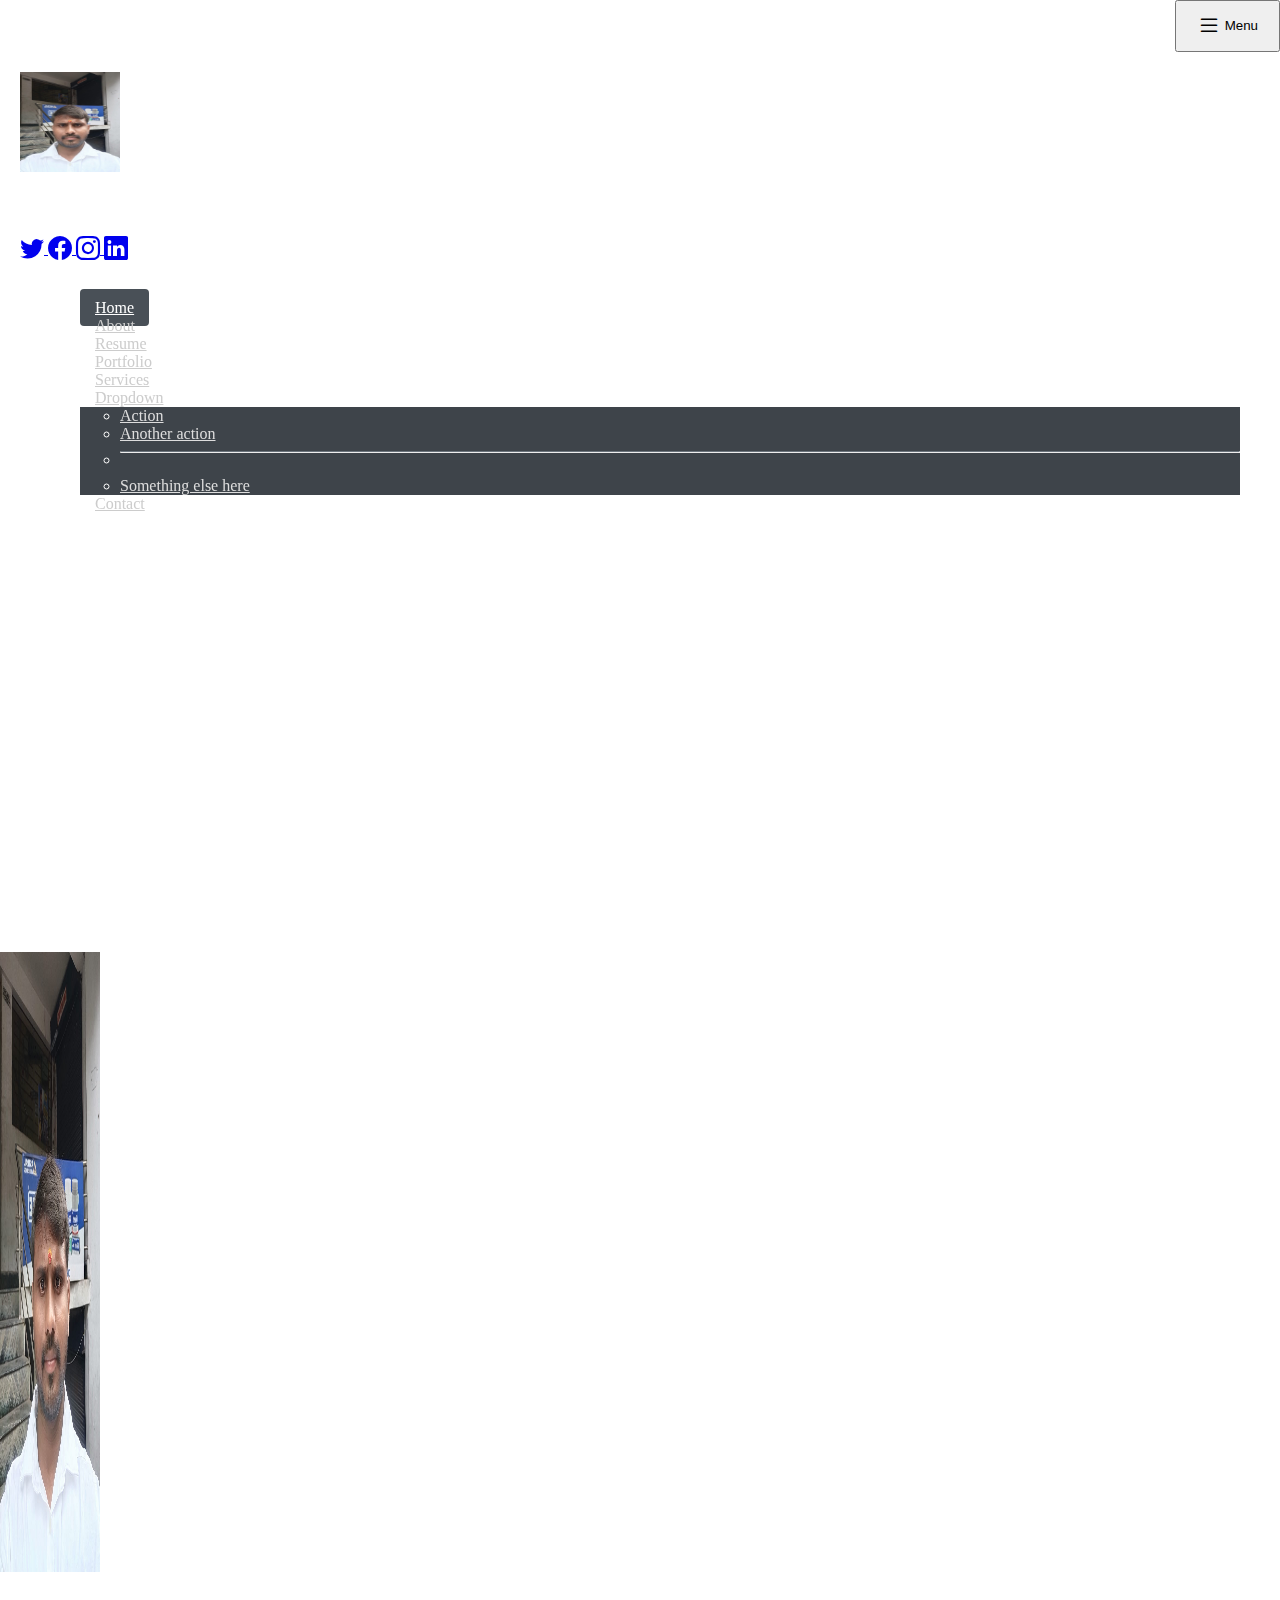
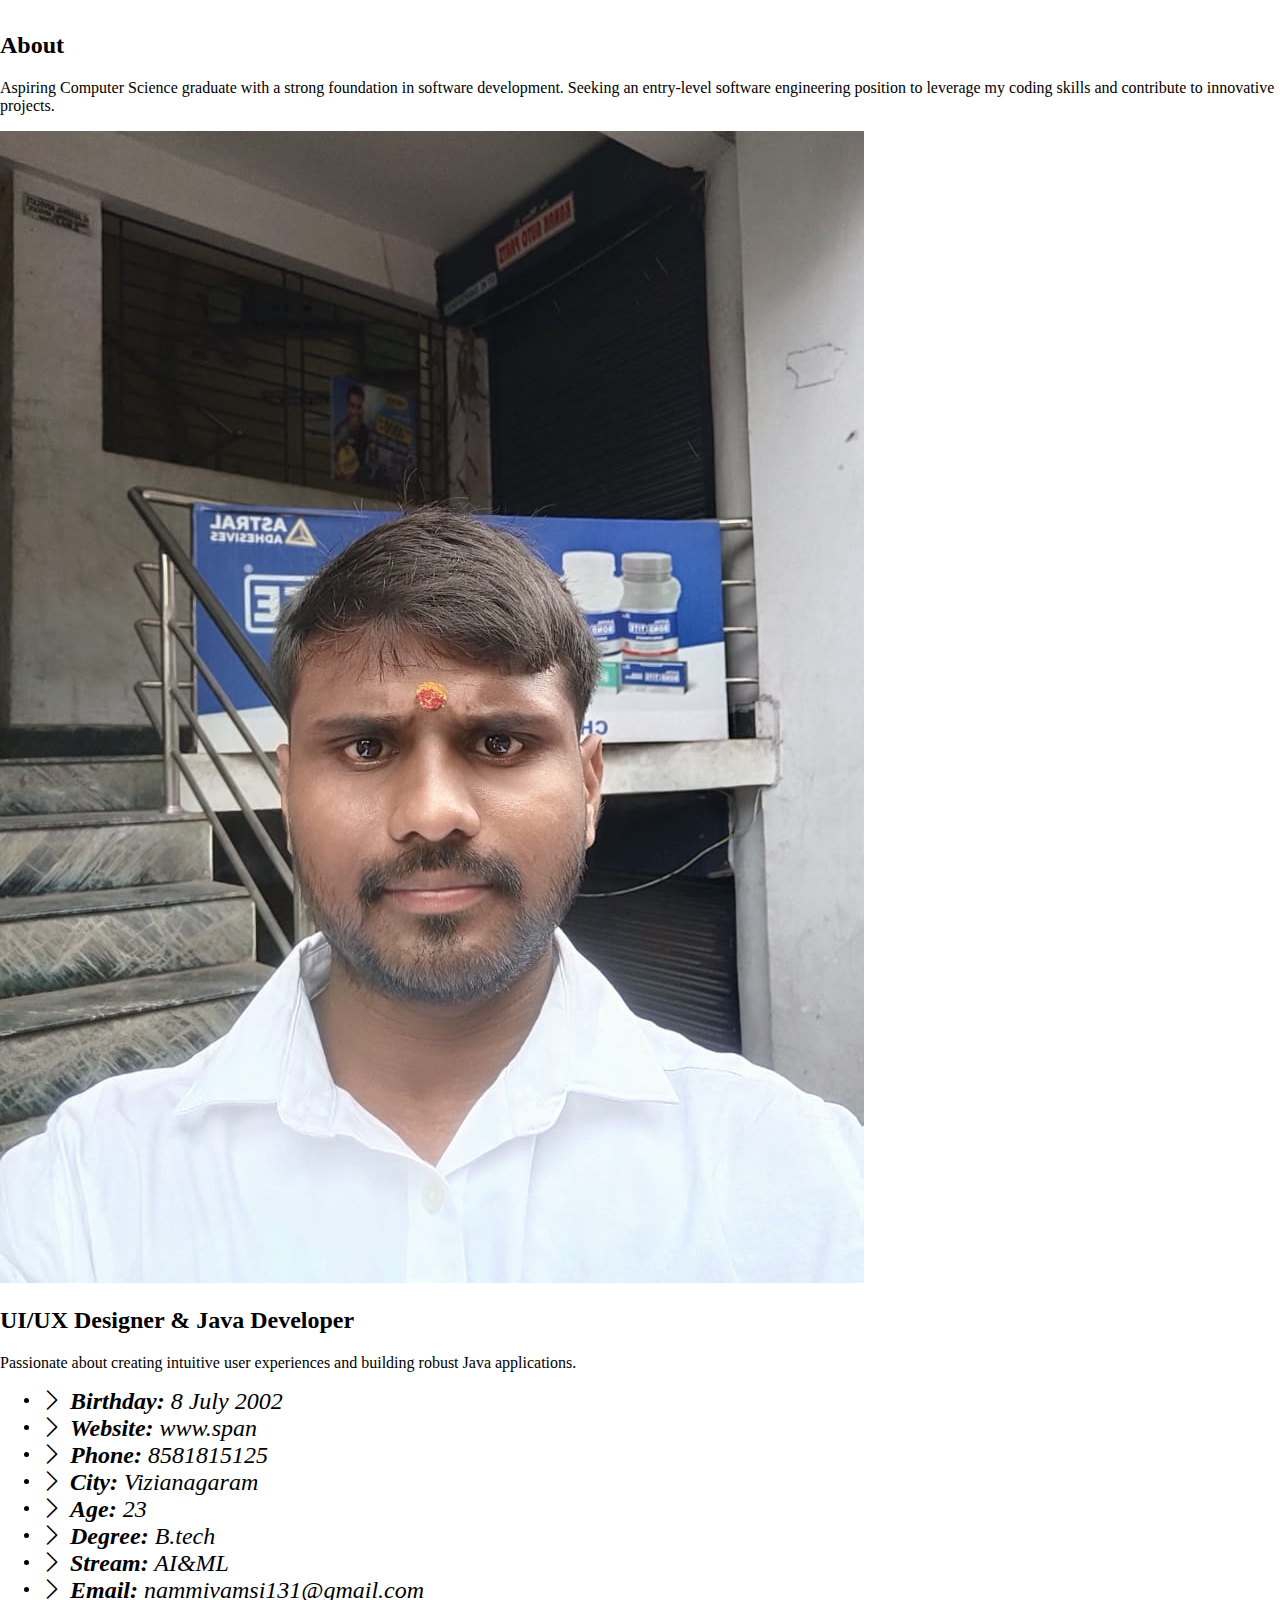
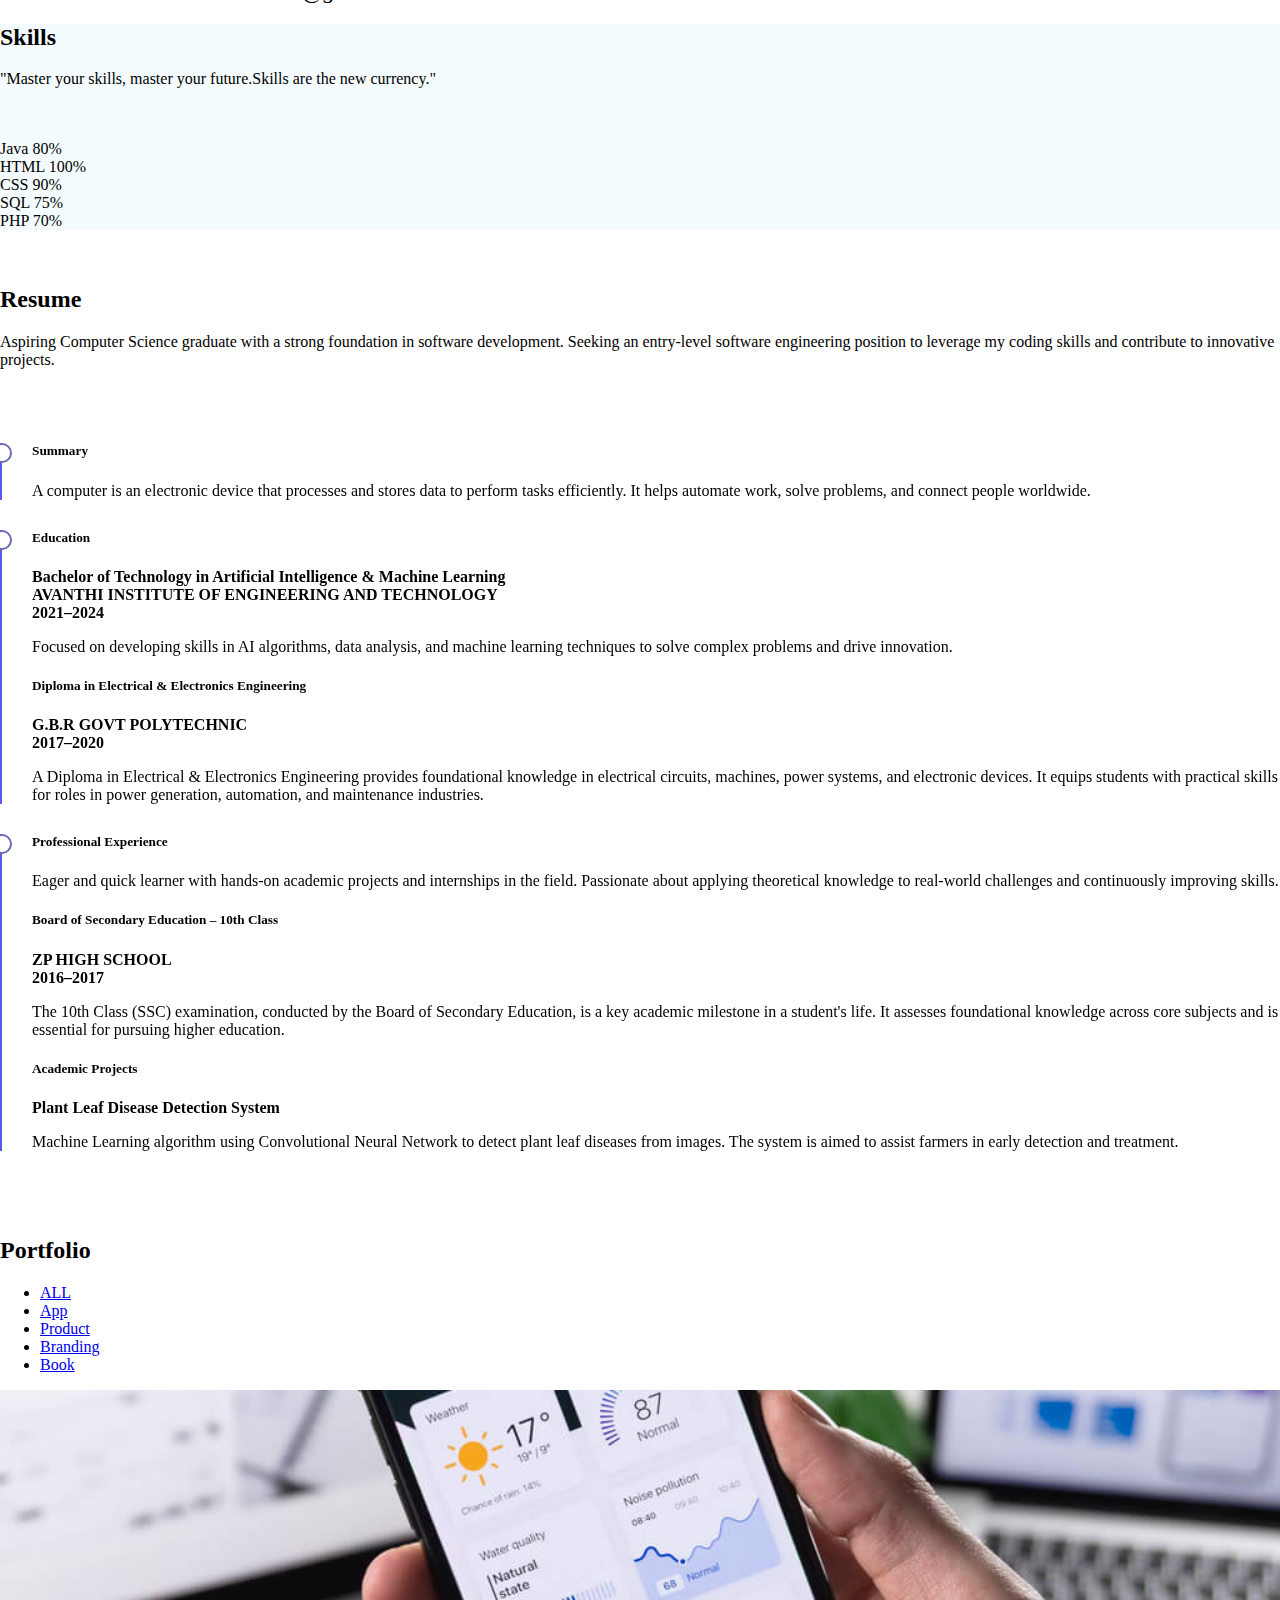
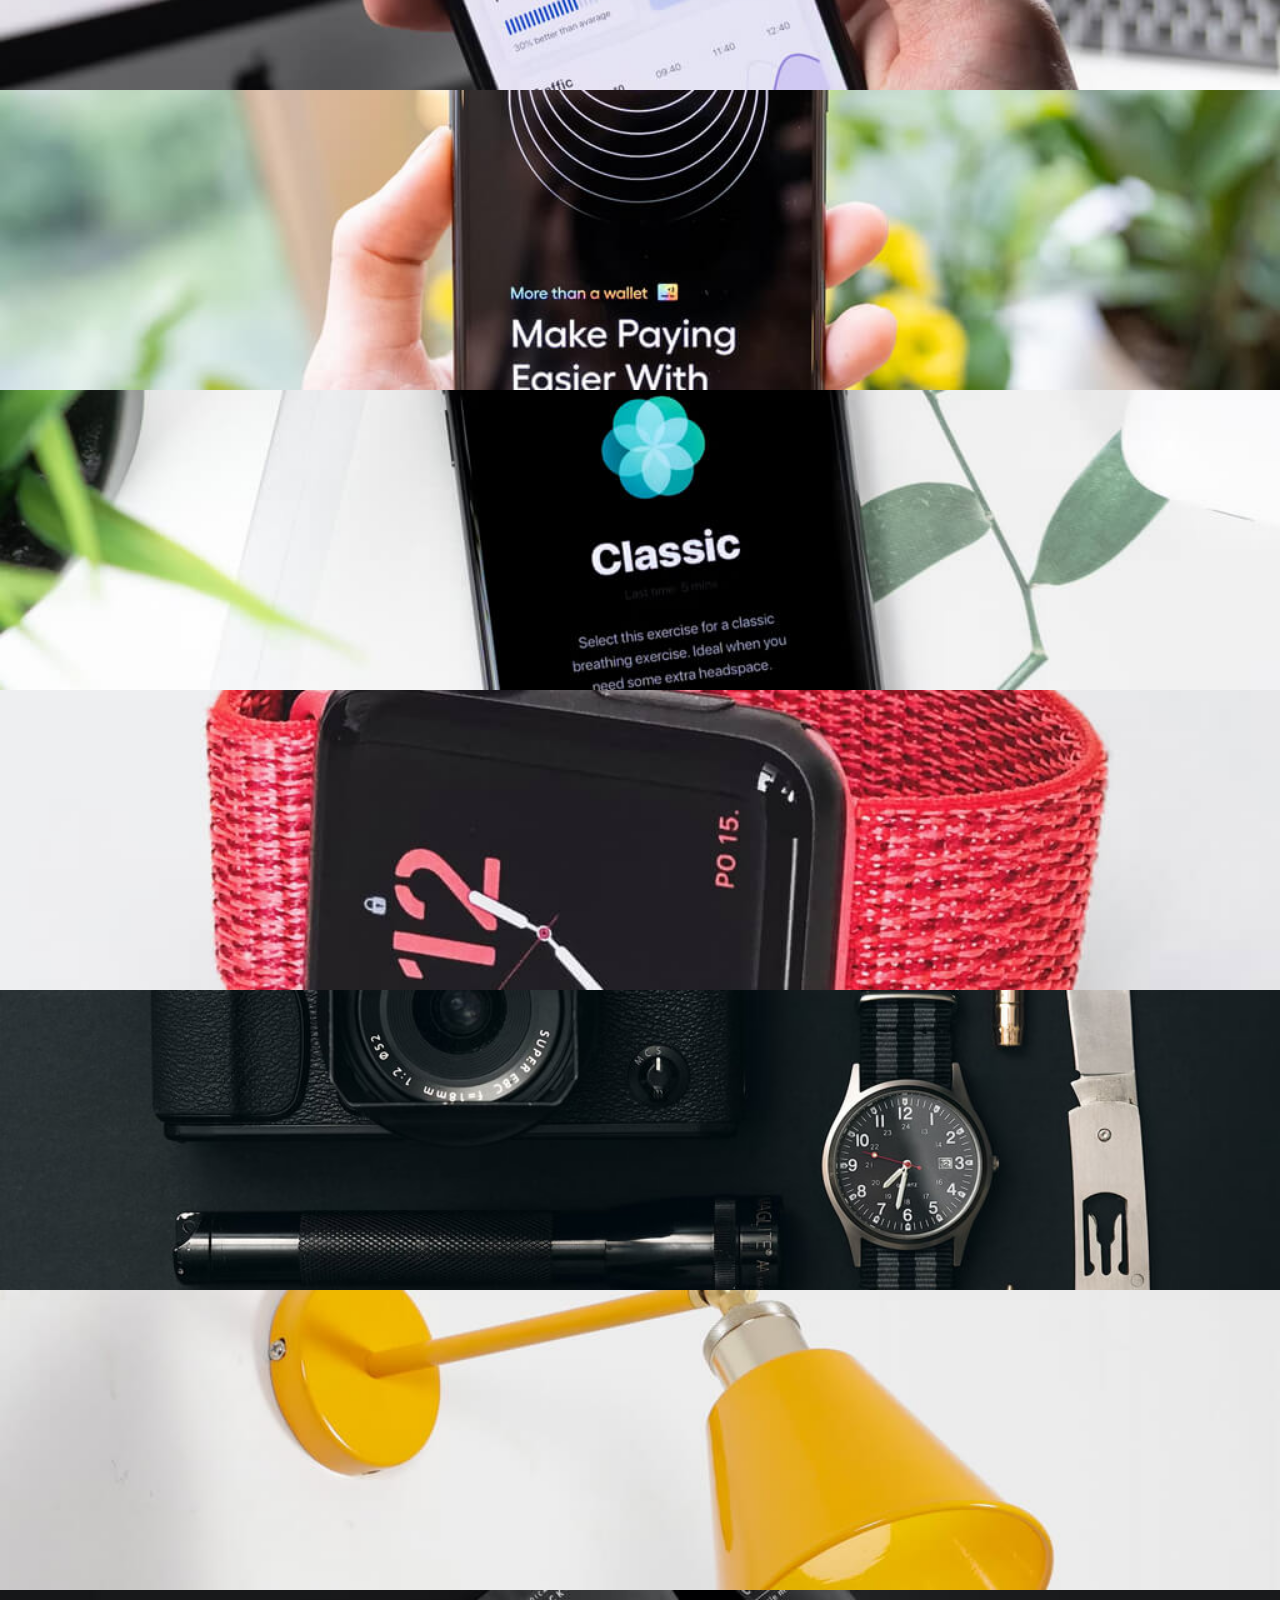
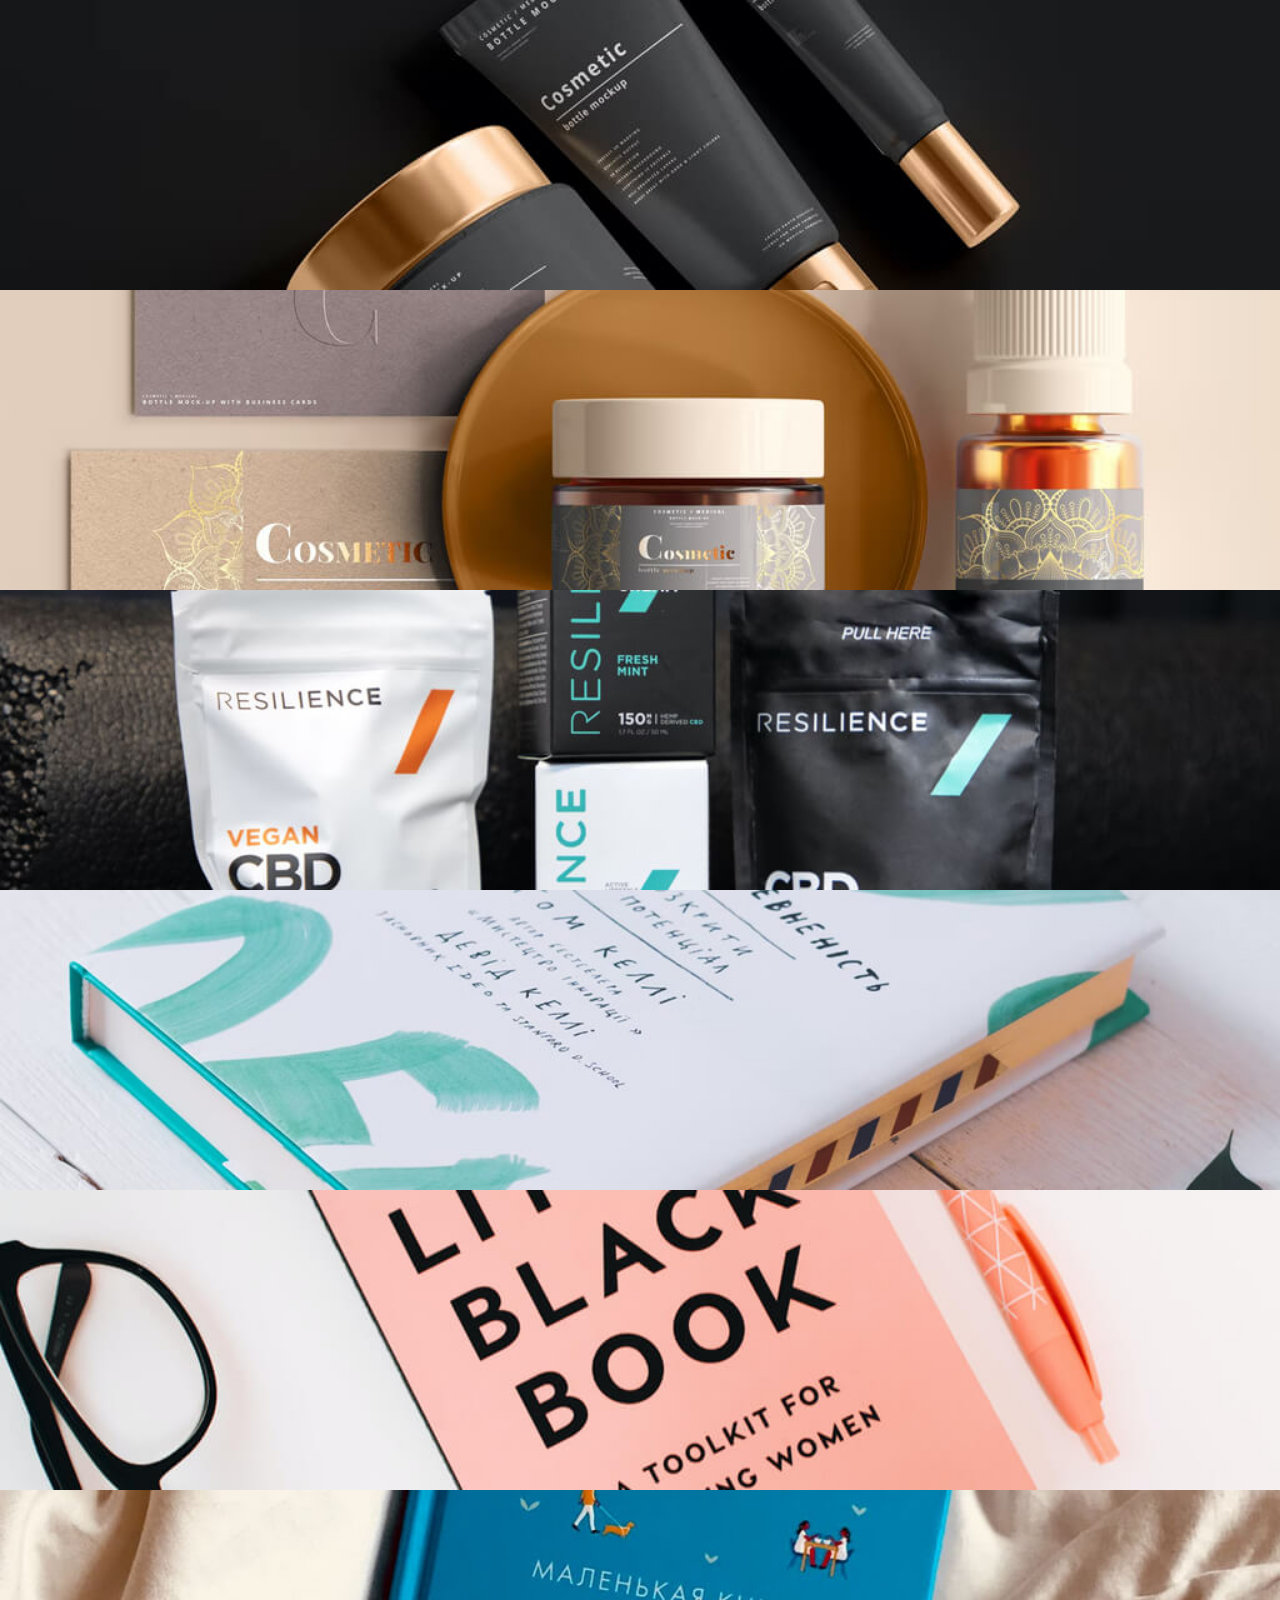
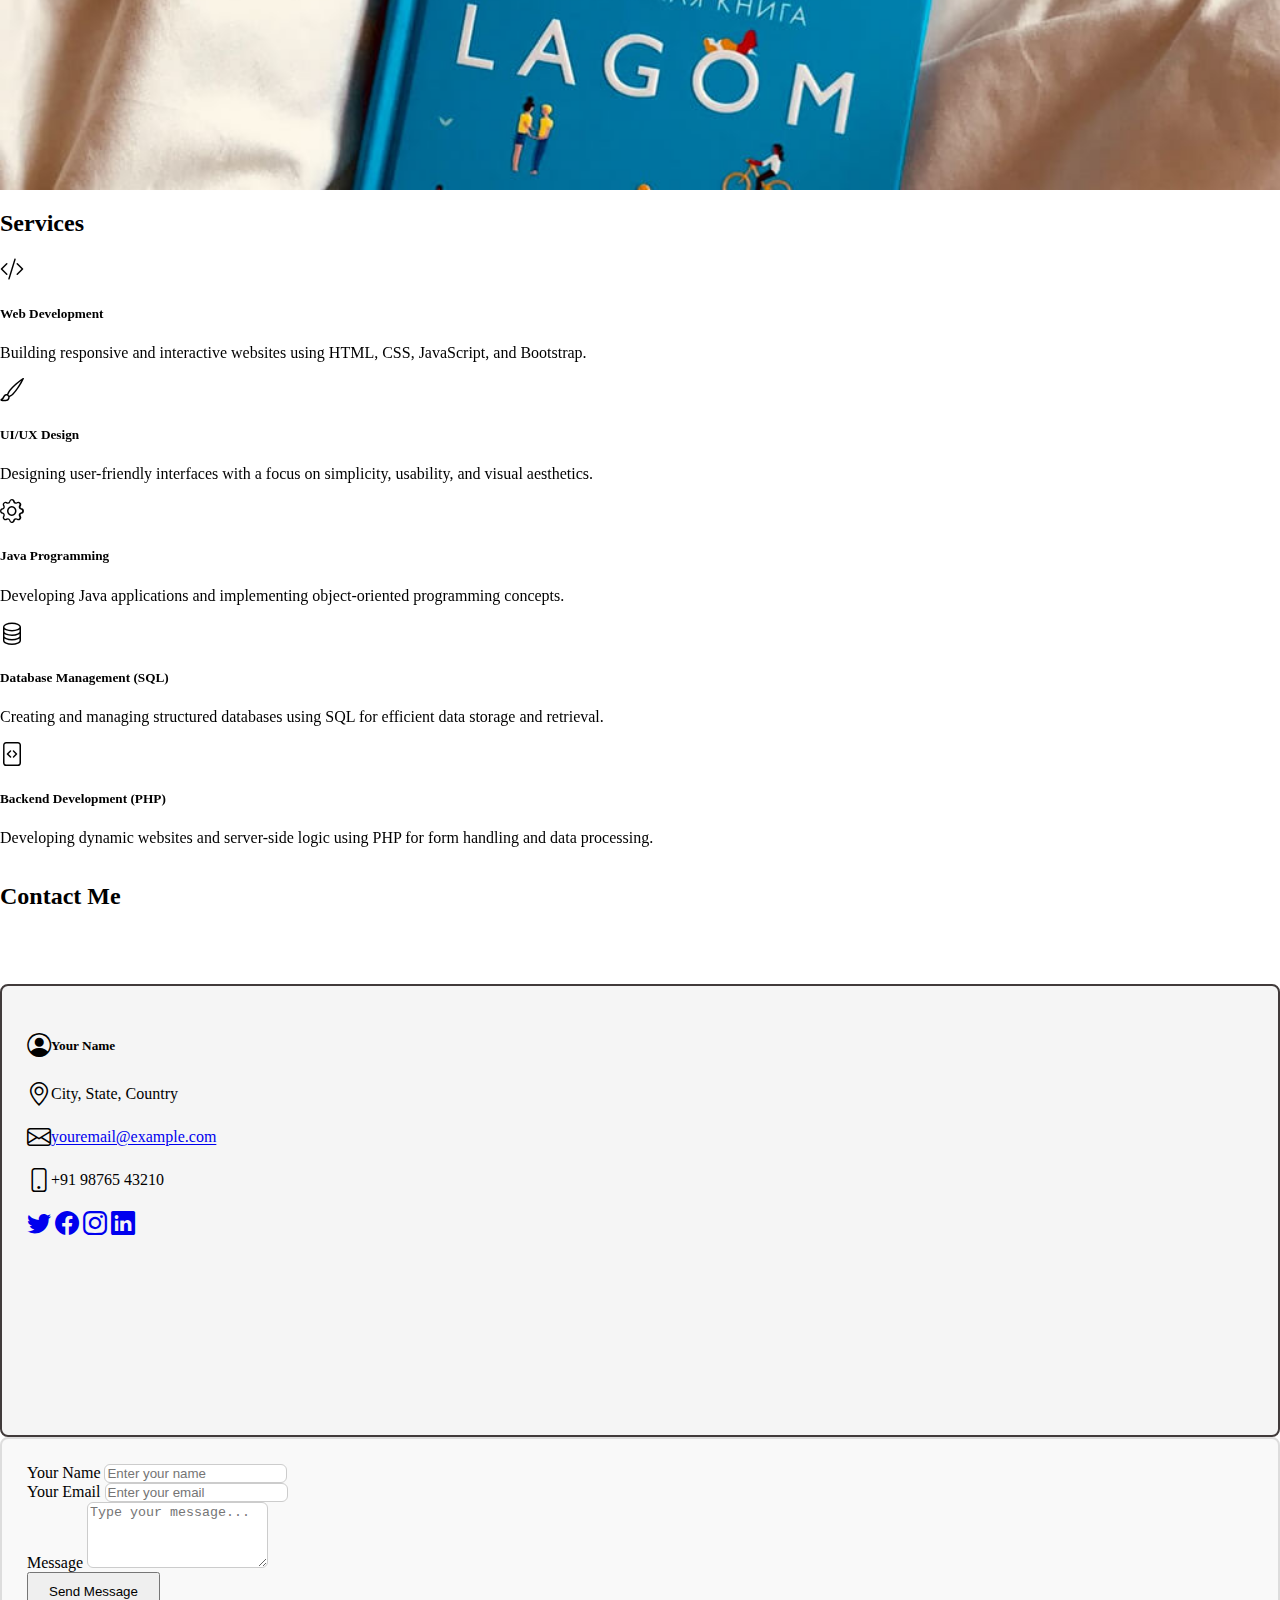
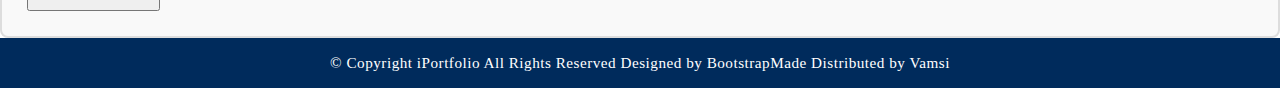
<file: index.html>
<!doctype html>
<html lang="en">

<head>
    <meta charset="utf-8">
    <meta name="viewport" content="width=device-width, initial-scale=1">
    <title>Bootstrap demo</title>
    <link href="https://cdn.jsdelivr.net/npm/bootstrap@5.3.8/dist/css/bootstrap.min.css" rel="stylesheet"
        integrity="sha384-sRIl4kxILFvY47J16cr9ZwB07vP4J8+LH7qKQnuqkuIAvNWLzeN8tE5YBujZqJLB" crossorigin="anonymous">
    <script src="https://cdn.jsdelivr.net/npm/@popperjs/core@2.11.8/dist/umd/popper.min.js"
        integrity="sha384-I7E8VVD/ismYTF4hNIPjVp/Zjvgyol6VFvRkX/vR+Vc4jQkC+hVqc2pM8ODewa9r"
        crossorigin="anonymous"></script>
    <script src="https://cdn.jsdelivr.net/npm/bootstrap@5.3.8/dist/js/bootstrap.min.js"
        integrity="sha384-G/EV+4j2dNv+tEPo3++6LCgdCROaejBqfUeNjuKAiuXbjrxilcCdDz6ZAVfHWe1Y"
        crossorigin="anonymous"></script>
    <link href="https://cdn.jsdelivr.net/npm/bootstrap-icons@1.10.5/font/bootstrap-icons.css" rel="stylesheet">

    <link rel="stylesheet" href="./aseets/css/style.css">
</head>

<body>
    <div class="container-fluid">
        <div class="row">
            <div class="col-12 col-sm-3">


                <div class="toggle-btn-container d-sm-none my-2">
                    <button class="btn btn-dark" type="button" data-bs-toggle="collapse" data-bs-target="#mobileSidebar"
                        aria-controls="mobileSidebar" aria-expanded="false" aria-label="Toggle navigation">
                        <i class="bi bi-list"></i> Menu
                    </button>
                </div>


                <div class="collapse d-sm-block sidebar bg-dark p-3 position-sticky top-0" id="mobileSidebar"
                    style="height: 100vh; overflow-y: auto; right: 0;">

                    <div class="text-center mb-3">
                        <img src="aseets/img/1.jpg" class="rounded-circle img-fluid" alt="Nammi Vamsi"
                            style="width: 100px; height: 100px;" />
                        <h5 class="mt-2 text-white">Nammi Vamsi</h5>


                        <div class="social-links text-center">
                            <a href="https://twitter.com/" target="_blank" class="mx-2 text-light">
                                <i class="bi bi-twitter"></i>
                            </a>
                            <a href="https://facebook.com/" target="_blank" class="mx-2 text-light">
                                <i class="bi bi-facebook"></i>
                            </a>
                            <a href="https://instagram.com/" target="_blank" class="mx-2 text-light">
                                <i class="bi bi-instagram"></i>
                            </a>
                            <a href="https://linkedin.com/" target="_blank" class="mx-2 text-light">
                                <i class="bi bi-linkedin"></i>
                            </a>
                        </div>
                    </div>


                    <nav class="sidebar">
                        <ul class="nav flex-column">
                            <li class="nav-item">
                                <a class="nav-link active" href="#">Home</a>
                            </li>
                            <li class="nav-item">
                                <a class="nav-link" href="#about">About</a>
                            </li>
                            <li class="nav-item">
                                <a class="nav-link" href="#resume">Resume</a>
                            </li>
                            <li class="nav-item">
                                <a class="nav-link" href="#portfolio">Portfolio</a>
                            </li>
                            <li class="nav-item">
                                <a class="nav-link" href="#services">Services</a>
                            </li>
                            <li class="nav-item dropdown">
                                <a class="nav-link dropdown-toggle" href="#" id="dropdownMenu" role="button"
                                    data-bs-toggle="dropdown" aria-expanded="false">
                                    Dropdown
                                </a>
                                <ul class="dropdown-menu" aria-labelledby="dropdownMenu">
                                    <li><a class="dropdown-item" href="#">Action</a></li>
                                    <li><a class="dropdown-item" href="#">Another action</a></li>
                                    <li>
                                        <hr class="dropdown-divider" />
                                    </li>
                                    <li><a class="dropdown-item" href="#">Something else here</a></li>
                                </ul>
                            </li>
                            <li class="nav-item">
                                <a class="nav-link" href="#contact">Contact</a>
                            </li>
                        </ul>
                    </nav>
                </div>
            </div>


            <div class="col-12 col-lg-9">
                <div id="carouselExampleSlidesOnly" class="carousel slide" data-bs-ride="carousel">
                    <div class="carousel-inner">
                        <div class="carousel-item active">
                            <img src="aseets/img/1.jpg" class="d-block w-100" alt="Slide 1" style="width: 100px; height: 620px;">
                        </div>
                    </div>
                </div>
                <br><br>
                <div class="content">
                    <h2 id="about">About</h2>
                    <p>
                        Aspiring Computer Science graduate with a strong foundation in software development.
                        Seeking an entry-level software engineering position to leverage my coding skills and contribute
                        to innovative projects.
                    </p>

                    <div class="row align-items-center">

                        <div class="col-sm-3">
                            <img src="aseets/img/1.jpg" class="img-fluid rounded" alt="Profile">
                        </div>


                        <div class="col-sm-9">
                            <h2>UI/UX Designer & Java Developer</h2>
                            <p>Passionate about creating intuitive user experiences and building robust Java
                                applications.
                            </p>
                            <ul>
                                <li><i class="bi bi-chevron-right">
                                        <strong>Birthday:</strong>
                                        <span>8 July 2002</span>
                                    </i></li>
                                <li><i class="bi bi-chevron-right">
                                        <strong>Website:</strong>
                                        <span>www.span</span>
                                    </i></li>
                                <li><i class="bi bi-chevron-right">
                                        <strong>Phone:</strong>
                                        <span>8581815125</span>
                                    </i></li>
                                <li><i class="bi bi-chevron-right">
                                        <strong>City:</strong>
                                        <span>Vizianagaram</span>
                                    </i></li>
                                <li><i class="bi bi-chevron-right">
                                        <strong>Age:</strong>
                                        <span>23</span>
                                    </i></li>
                                <li><i class="bi bi-chevron-right">
                                        <strong>Degree:</strong>
                                        <span>B.tech</span>
                                    </i></li>
                                <li><i class="bi bi-chevron-right">
                                        <strong>Stream:</strong>
                                        <span>AI&ML</span>
                                    </i></li>
                                <li><i class="bi bi-chevron-right">
                                        <strong>Email:</strong>
                                        <span>nammivamsi131@gmail.com</span>
                                    </i></li>
                            </ul>
                        </div>
                    </div>
                    <div class="content" style="background-color:rgb(245, 252, 255);">
                        <div class="container mt-4">
                            <div class="row">
                                <h2>Skills</h2>
                                <p>"Master your skills, master your future.Skills are the new currency."</p>
                                <br><br>
                                <div class="col-md-6">

                                    <div class="mb-3">
                                        <div class="d-flex justify-content-between">
                                            <span>Java</span>
                                            <span>80%</span>
                                        </div>
                                        <div class="progress">
                                            <div class="progress-bar bg-primary progress-bar-striped progress-bar-animated"
                                                role="progressbar" style="width: 80%;" aria-valuenow="80"
                                                aria-valuemin="0" aria-valuemax="100"></div>
                                        </div>
                                    </div>


                                    <div class="mb-3">
                                        <div class="d-flex justify-content-between">
                                            <span>HTML</span>
                                            <span>100%</span>
                                        </div>
                                        <div class="progress">
                                            <div class="progress-bar bg-primary progress-bar-striped progress-bar-animated"
                                                role="progressbar" style="width: 100%;" aria-valuenow="100"
                                                aria-valuemin="0" aria-valuemax="100"></div>
                                        </div>
                                    </div>


                                    <div class="mb-3">
                                        <div class="d-flex justify-content-between">
                                            <span>CSS</span>
                                            <span>90%</span>
                                        </div>
                                        <div class="progress">
                                            <div class="progress-bar bg-primary progress-bar-striped progress-bar-animated"
                                                role="progressbar" style="width: 90%;" aria-valuenow="90"
                                                aria-valuemin="0" aria-valuemax="100"></div>
                                        </div>
                                    </div>
                                </div>


                                <div class="col-md-6">

                                    <div class="mb-3">
                                        <div class="d-flex justify-content-between">
                                            <span>SQL</span>
                                            <span>75%</span>
                                        </div>
                                        <div class="progress">
                                            <div class="progress-bar bg-primary progress-bar-striped progress-bar-animated"
                                                role="progressbar" style="width: 75%;" aria-valuenow="75"
                                                aria-valuemin="0" aria-valuemax="100"></div>
                                        </div>
                                    </div>


                                    <div class="mb-3">
                                        <div class="d-flex justify-content-between">
                                            <span>PHP</span>
                                            <span>70%</span>
                                        </div>
                                        <div class="progress">
                                            <div class="progress-bar bg-primary progress-bar-striped progress-bar-animated"
                                                role="progressbar" style="width: 70%;" aria-valuenow="70"
                                                aria-valuemin="0" aria-valuemax="100"></div>
                                        </div>
                                    </div>
                                </div>
                            </div>
                        </div>
                    </div><br><br>
                    <div class="content">
                        <h2 id="resume">Resume</h2>
                        <p>
                            Aspiring Computer Science graduate with a strong foundation in software development.
                            Seeking an entry-level software engineering position to leverage my coding skills and
                            contribute
                            to innovative projects.
                        </p>
                        <br><br>
                        <div class="row">
                            <!-- HTML -->
                            <div class="row">
                                <div class="col-12 col-md-6">
                                    <div class="line-content">
                                        <h5>Summary</h5>
                                        <p>
                                            A computer is an electronic device that processes and stores data to perform
                                            tasks efficiently.
                                            It helps automate work, solve problems, and connect people worldwide.
                                        </p>
                                    </div>

                                    <div class="line-content">
                                        <h5>Education</h5>

                                        <strong>Bachelor of Technology in Artificial Intelligence & Machine
                                            Learning</strong><br>
                                        <strong>AVANTHI INSTITUTE OF ENGINEERING AND TECHNOLOGY</strong><br>
                                        <strong>2021–2024</strong>
                                        <p>
                                            Focused on developing skills in AI algorithms, data analysis, and machine
                                            learning techniques to solve complex problems and drive innovation.
                                        </p>

                                        <h5>Diploma in Electrical & Electronics Engineering</h5>
                                        <strong>G.B.R GOVT POLYTECHNIC</strong><br>
                                        <strong>2017–2020</strong>
                                        <p>
                                            A Diploma in Electrical & Electronics Engineering provides foundational
                                            knowledge in electrical circuits, machines, power systems, and electronic
                                            devices. It equips students with practical skills for roles in power
                                            generation, automation, and maintenance industries.
                                        </p>
                                    </div>
                                </div>

                                <div class="col-12 col-md-6">
                                    <div class="line-content">
                                        <h5>Professional Experience</h5>
                                        <p>
                                            Eager and quick learner with hands-on academic projects and internships in
                                            the field. Passionate about applying theoretical knowledge to real-world
                                            challenges and continuously improving skills.
                                        </p>

                                        <h5>Board of Secondary Education – 10th Class</h5>
                                        <strong>ZP HIGH SCHOOL</strong><br>
                                        <strong>2016–2017</strong>
                                        <p>
                                            The 10th Class (SSC) examination, conducted by the Board of Secondary
                                            Education, is a key academic milestone in a student's life. It assesses
                                            foundational knowledge across core subjects and is essential for pursuing
                                            higher education.
                                        </p>

                                        <h5>Academic Projects</h5>
                                        <strong>Plant Leaf Disease Detection System</strong>
                                        <p>
                                            Machine Learning algorithm using Convolutional Neural Network to detect
                                            plant leaf diseases from images. The system is aimed to assist farmers in
                                            early detection and treatment.
                                        </p>
                                    </div>
                                </div>
                            </div>

                        </div>
                    </div><br><br>
                    <div class="content">
                          <h2  class="mb-4" id="portfolio">Portfolio</h2>
                        <div class="content text-center mt-4">
                            <ul class="nav justify-content-center mb-4">
                                <li class="nav-item">
                                    <a class="nav-link active filter-btn" href="#" data-filter="all">ALL</a>
                                </li>
                                <li class="nav-item">
                                    <a class="nav-link filter-btn" href="#" data-filter="app">App</a>
                                </li>
                                <li class="nav-item">
                                    <a class="nav-link filter-btn" href="#" data-filter="product">Product</a>
                                </li>
                                <li class="nav-item">
                                    <a class="nav-link filter-btn" href="#" data-filter="branding">Branding</a>
                                </li>
                                <li class="nav-item">
                                    <a class="nav-link filter-btn" href="#" data-filter="book">Book</a>
                                </li>
                            </ul>
                        </div>

                        <div class="container py-4">
                            <div class="row g-4" id="portfolio-cards">
                                <!-- Use a data-category attribute for filtering -->

                                <!-- App 1 -->
                                <div class="col-md-4 portfolio-item" data-category="app">
                                    <div class="card">
                                        <img src="aseets/img/11.jpg" alt="App 1 Image">
                                        <div class="overlay">
                                            <h4>App 1</h4>
                                            <div class="icons">
                                                <a href="aseets/img/11.jpg" title="Zoom"><i class="bi bi-zoom-in"></i></a>
                                                <a href="portfolio-details.html" title="More details"><i
                                                        class="bi bi-link-45deg"></i></a>
                                            </div>
                                            <p>Lorem ipsum dolor sit amet.</p>
                                        </div>
                                    </div>
                                </div>

                                <!-- App 2 -->
                                <div class="col-md-4 portfolio-item" data-category="app">
                                    <div class="card">
                                        <img src="aseets/img/15.jpg" alt="App 2 Image">
                                        <div class="overlay">
                                            <h4>App 2</h4>
                                            <div class="icons">
                                                <a href="aseets/img/15.jpg" title="Zoom"><i class="bi bi-zoom-in"></i></a>
                                                <a href="portfolio-details.html" title="More details"><i
                                                        class="bi bi-link-45deg"></i></a>
                                            </div>
                                            <p>Lorem ipsum dolor sit amet.</p>
                                        </div>
                                    </div>
                                </div>

                                <!-- App 3 -->
                                <div class="col-md-4 portfolio-item" data-category="app">
                                    <div class="card">
                                        <img src="aseets/img/19.jpg" alt="App 3 Image">
                                        <div class="overlay">
                                            <h4>App 3</h4>
                                            <div class="icons">
                                                <a href="aseets/img/19.jpg" title="Zoom"><i class="bi bi-zoom-in"></i></a>
                                                <a href="portfolio-details.html" title="More details"><i
                                                        class="bi bi-link-45deg"></i></a>
                                            </div>
                                            <p>Lorem ipsum dolor sit amet.</p>
                                        </div>
                                    </div>
                                </div>

                                <!-- Product 1 -->
                                <div class="col-md-4 portfolio-item" data-category="product">
                                    <div class="card">
                                        <img src="aseets/img/12.jpg" alt="Product 1 Image">
                                        <div class="overlay">
                                            <h4>Product 1</h4>
                                            <div class="icons">
                                                <a href="aseets/img/12.jpg" title="Zoom"><i class="bi bi-zoom-in"></i></a>
                                                <a href="portfolio-details.html" title="More details"><i
                                                        class="bi bi-link-45deg"></i></a>
                                            </div>
                                            <p>Lorem ipsum dolor sit amet.</p>
                                        </div>
                                    </div>
                                </div>

                                <!-- Product 2 -->
                                <div class="col-md-4 portfolio-item" data-category="product">
                                    <div class="card">
                                        <img src="aseets/img/16.jpg" alt="Product 2 Image">
                                        <div class="overlay">
                                            <h4>Product 2</h4>
                                            <div class="icons">
                                                <a href="aseets/img/16.jpg" title="Zoom"><i class="bi bi-zoom-in"></i></a>
                                                <a href="portfolio-details.html" title="More details"><i
                                                        class="bi bi-link-45deg"></i></a>
                                            </div>
                                            <p>Lorem ipsum dolor sit amet.</p>
                                        </div>
                                    </div>
                                </div>

                                <!-- Product 3 -->
                                <div class="col-md-4 portfolio-item" data-category="product">
                                    <div class="card">
                                        <img src="aseets/img/20.jpg" alt="Product 3 Image">
                                        <div class="overlay">
                                            <h4>Product 3</h4>
                                            <div class="icons">
                                                <a href="aseets/img/20.jpg" title="Zoom"><i class="bi bi-zoom-in"></i></a>
                                                <a href="portfolio-details.html" title="More details"><i
                                                        class="bi bi-link-45deg"></i></a>
                                            </div>
                                            <p>Lorem ipsum dolor sit amet.</p>
                                        </div>
                                    </div>
                                </div>

                                <!-- Branding 1 -->
                                <div class="col-md-4 portfolio-item" data-category="branding">
                                    <div class="card">
                                        <img src="aseets/img/13.jpg" alt="Branding 1 Image">
                                        <div class="overlay">
                                            <h4>Branding 1</h4>
                                            <div class="icons">
                                                <a href="aseets/img/13.jpg" title="Zoom"><i class="bi bi-zoom-in"></i></a>
                                                <a href="portfolio-details.html" title="More details"><i
                                                        class="bi bi-link-45deg"></i></a>
                                            </div>
                                            <p>Lorem ipsum dolor sit amet.</p>
                                        </div>
                                    </div>
                                </div>

                                <!-- Branding 2 -->
                                <div class="col-md-4 portfolio-item" data-category="branding">
                                    <div class="card">
                                        <img src="aseets/img/17.jpg" alt="Branding 2 Image">
                                        <div class="overlay">
                                            <h4>Branding 2</h4>
                                            <div class="icons">
                                                <a href="aseets/img/17.jpg" title="Zoom"><i class="bi bi-zoom-in"></i></a>
                                                <a href="portfolio-details.html" title="More details"><i
                                                        class="bi bi-link-45deg"></i></a>
                                            </div>
                                            <p>Lorem ipsum dolor sit amet.</p>
                                        </div>
                                    </div>
                                </div>

                                <!-- Branding 3 -->
                                <div class="col-md-4 portfolio-item" data-category="branding">
                                    <div class="card">
                                        <img src="aseets/img/21.jpg" alt="Branding 3 Image">
                                        <div class="overlay">
                                            <h4>Branding 3</h4>
                                            <div class="icons">
                                                <a href="aseets/img/21.jpg" title="Zoom"><i class="bi bi-zoom-in"></i></a>
                                                <a href="portfolio-details.html" title="More details"><i
                                                        class="bi bi-link-45deg"></i></a>
                                            </div>
                                            <p>Lorem ipsum dolor sit amet.</p>
                                        </div>
                                    </div>
                                </div>

                                <!-- Book 1 -->
                                <div class="col-md-4 portfolio-item" data-category="book">
                                    <div class="card">
                                        <img src="aseets/img/14.jpg" alt="Book 1 Image">
                                        <div class="overlay">
                                            <h4>Book 1</h4>
                                            <div class="icons">
                                                <a href="aseets/img/14.jpg" title="Zoom"><i class="bi bi-zoom-in"></i></a>
                                                <a href="portfolio-details.html" title="More details"><i
                                                        class="bi bi-link-45deg"></i></a>
                                            </div>
                                            <p>Lorem ipsum dolor sit amet.</p>
                                        </div>
                                    </div>
                                </div>

                                <!-- Book 2 -->
                                <div class="col-md-4 portfolio-item" data-category="book">
                                    <div class="card">
                                        <img src="aseets/img/18.jpg" alt="Book 2 Image">
                                        <div class="overlay">
                                            <h4>Book 2</h4>
                                            <div class="icons">
                                                <a href="aseets/img/18.jpg" title="Zoom"><i class="bi bi-zoom-in"></i></a>
                                                <a href="portfolio-details.html" title="More details"><i
                                                        class="bi bi-link-45deg"></i></a>
                                            </div>
                                            <p>Lorem ipsum dolor sit amet.</p>
                                        </div>
                                    </div>
                                </div>

                                <!-- Book 3 -->
                                <div class="col-md-4 portfolio-item" data-category="book">
                                    <div class="card">
                                        <img src="aseets/img/22.jpg" alt="Book 3 Image">
                                        <div class="overlay">
                                            <h4>Book 3</h4>
                                            <div class="icons">
                                                <a href="aseets/img/22.jpg" title="Zoom"><i class="bi bi-zoom-in"></i></a>
                                                <a href="portfolio-details.html" title="More details"><i
                                                        class="bi bi-link-45deg"></i></a>
                                            </div>
                                            <p>Lorem ipsum dolor sit amet.</p>
                                        </div>
                                    </div>
                                </div>

                            </div>
                        </div>

                        <script>
                            document.addEventListener("DOMContentLoaded", function () {
                                const filterBtns = document.querySelectorAll(".filter-btn");
                                const items = document.querySelectorAll(".portfolio-item");

                                filterBtns.forEach(btn => {
                                    btn.addEventListener("click", (e) => {
                                        e.preventDefault();
                                        filterBtns.forEach(b => b.classList.remove("active"));
                                        btn.classList.add("active");
                                        const filter = btn.getAttribute("data-filter");
                                        items.forEach(item => {
                                            const cat = item.getAttribute("data-category");
                                            if (filter === "all" || filter === cat) {
                                                item.style.display = "";
                                            } else {
                                                item.style.display = "none";
                                            }
                                        });
                                    });
                                });
                            });
                        </script>


                    </div>
                    <div class="content">
                        <h2 class="mb-4" id="services">Services</h2>

                        <div class="row">

                            <div class="col-md-4 mb-4">
                                <div class="card h-100 text-center border-0 shadow-sm">
                                    <div class="card-body">
                                        <i class="bi bi-code-slash fs-1 text-primary"></i>
                                        <h5 class="card-title mt-3">Web Development</h5>
                                        <p class="card-text">Building responsive and interactive websites using HTML,
                                            CSS, JavaScript, and Bootstrap.</p>
                                    </div>
                                </div>
                            </div>


                            <div class="col-md-4 mb-4">
                                <div class="card h-100 text-center border-0 shadow-sm">
                                    <div class="card-body">
                                        <i class="bi bi-brush fs-1 text-success"></i>
                                        <h5 class="card-title mt-3">UI/UX Design</h5>
                                        <p class="card-text">Designing user-friendly interfaces with a focus on
                                            simplicity, usability, and visual aesthetics.</p>
                                    </div>
                                </div>
                            </div>


                            <div class="col-md-4 mb-4">
                                <div class="card h-100 text-center border-0 shadow-sm">
                                    <div class="card-body">
                                        <i class="bi bi-gear fs-1 text-danger"></i>
                                        <h5 class="card-title mt-3">Java Programming</h5>
                                        <p class="card-text">Developing Java applications and implementing
                                            object-oriented programming concepts.</p>
                                    </div>
                                </div>
                            </div>


                            <div class="col-md-4 mb-4">
                                <div class="card h-100 text-center border-0 shadow-sm">
                                    <div class="card-body">
                                        <i class="bi bi-database fs-1 text-warning"></i>
                                        <h5 class="card-title mt-3">Database Management (SQL)</h5>
                                        <p class="card-text">Creating and managing structured databases using SQL for
                                            efficient data storage and retrieval.</p>
                                    </div>
                                </div>
                            </div>


                            <div class="col-md-4 mb-4">
                                <div class="card h-100 text-center border-0 shadow-sm">
                                    <div class="card-body">
                                        <i class="bi bi-file-code fs-1 text-info"></i>
                                        <h5 class="card-title mt-3">Backend Development (PHP)</h5>
                                        <p class="card-text">Developing dynamic websites and server-side logic using PHP
                                            for form handling and data processing.</p>
                                    </div>
                                </div>
                            </div>
                        </div>
                    </div>

                    <div class="content">
                        <div class="container mt-5" id="contact">
                            <h2 id="contact">Contact Me</h2>
                            <br><br><br>
                            <div class="row justify-content-center">

                                <div class="col-md-5 mb-4">
                                    <h5><i class="bi bi-person-circle me-2"></i>Your Name</h5>
                                    <p><i class="bi bi-geo-alt me-2"></i>City, State, Country</p>
                                    <p><i class="bi bi-envelope me-2"></i><a
                                            href="mailto:youremail@example.com">youremail@example.com</a></p>
                                    <p><i class="bi bi-phone me-2"></i>+91 98765 43210</p>

                                    <div class="mt-3">
                                        <a href="https://twitter.com/" class="text-dark me-3" target="_blank"><i
                                                class="bi bi-twitter"></i></a>
                                        <a href="https://facebook.com/" class="text-dark me-3" target="_blank"><i
                                                class="bi bi-facebook"></i></a>
                                        <a href="https://instagram.com/" class="text-dark me-3" target="_blank"><i
                                                class="bi bi-instagram"></i></a>
                                        <a href="https://linkedin.com/" class="text-dark me-3" target="_blank"><i
                                                class="bi bi-linkedin"></i></a>
                                    </div><br>
                                    <iframe
                                        src="https://www.google.com/maps/embed?pb=!1m18!1m12!1m3!1d3919.4887314944676!2d76.75349521426045!3d11.66427959178611!2m3!1f0!2f0!3f0!3m2!1i1024!2i768!4f13.1!3m3!1m2!1s0x3ba85c10a229ce15%3A0x3d64c1f23a1c3d05!2sCoimbatore%2C%20Tamil%20Nadu%2C%20India!5e0!3m2!1sen!2sus!4v1696000000000!5m2!1sen!2sus"
                                        width="70%" height="150" style="border:0; border-radius: 8px;"
                                        allowfullscreen="" loading="lazy" referrerpolicy="no-referrer-when-downgrade">
                                    </iframe>
                                </div>


                                <div class="col-md-7">
                                    <form>
                                        <div class="mb-3">
                                            <label for="name" class="form-label">Your Name</label>
                                            <input type="text" class="form-control" id="name"
                                                placeholder="Enter your name" required>
                                        </div>
                                        <div class="mb-3">
                                            <label for="email" class="form-label">Your Email</label>
                                            <input type="email" class="form-control" id="email"
                                                placeholder="Enter your email" required>
                                        </div>
                                        <div class="mb-3">
                                            <label for="message" class="form-label">Message</label>
                                            <textarea class="form-control" id="message" rows="4"
                                                placeholder="Type your message..." required></textarea>
                                        </div>
                                        <button type="submit" class="btn btn-primary">Send Message</button>
                                    </form>
                                </div>
                            </div>
                        </div>

                    </div>

                    <footer>© Copyright iPortfolio All Rights Reserved

                        Designed by BootstrapMade Distributed by Vamsi</footer>
                </div>
            </div>
        </div>
    </div>


</body>

</html>
</file>
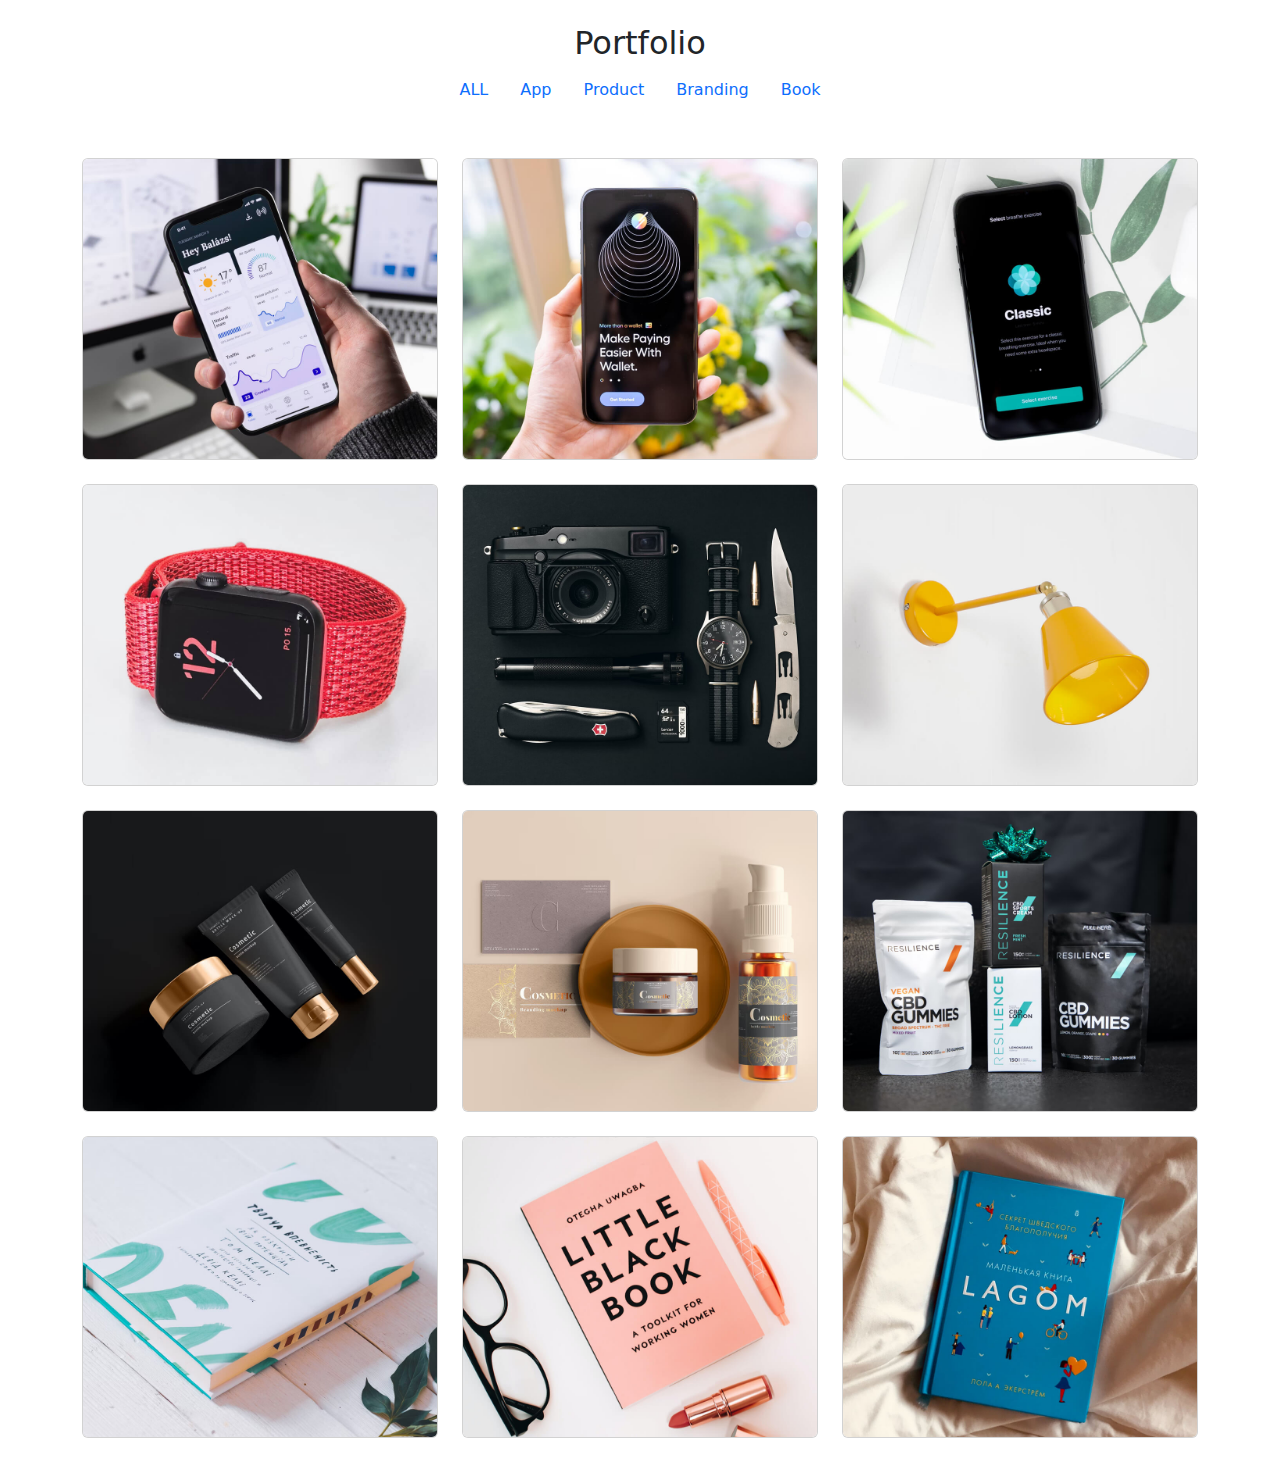
<file: home.html>
<!DOCTYPE html>
<html lang="en">

<head>
  <meta charset="UTF-8" />
  <meta name="viewport" content="width=device-width, initial-scale=1.0" />
  <title>Portfolio Filtered Cards</title>

  <!-- Bootstrap CSS & Icons -->
  <link href="https://cdn.jsdelivr.net/npm/bootstrap@5.3.3/dist/css/bootstrap.min.css" rel="stylesheet" />
  <link href="https://cdn.jsdelivr.net/npm/bootstrap-icons/font/bootstrap-icons.css" rel="stylesheet" />

  <style>
    .card {
      position: relative;
      overflow: hidden;
    }

    .card img {
      height: 300px;
      object-fit: cover;
      width: 100%;
      display: block;
    }

    .overlay {
      position: absolute;
      inset: 0;
      display: flex;
      flex-direction: column;
      justify-content: space-between;
      padding: 10px;
      color: #fff;
      background: rgba(0, 0, 0, 0.4);
      opacity: 0;
      transition: opacity 0.3s ease;
      pointer-events: none;
    }

    .card:hover .overlay {
      opacity: 1;
      pointer-events: auto;
    }

    .overlay h4 {
      background: rgba(0, 0, 0, 0.6);
      padding: 4px 8px;
      border-radius: 4px;
      margin: 0;
      width: fit-content;
    }

    .icons {
      display: flex;
      justify-content: center;
      gap: 15px;
    }

    .icons i {
      font-size: 24px;
      color: white;
    }

    .overlay p {
      background: rgba(0, 0, 0, 0.6);
      padding: 4px 8px;
      border-radius: 4px;
      margin: 0;
      width: fit-content;
      align-self: center;
    }
  </style>
</head>

<body>
  <div class="content text-center mt-4">
    <h2 id="portfolio">Portfolio</h2>
    <ul class="nav justify-content-center mb-4">
      <li class="nav-item">
        <a class="nav-link active filter-btn" href="#" data-filter="all">ALL</a>
      </li>
      <li class="nav-item">
        <a class="nav-link filter-btn" href="#" data-filter="app">App</a>
      </li>
      <li class="nav-item">
        <a class="nav-link filter-btn" href="#" data-filter="product">Product</a>
      </li>
      <li class="nav-item">
        <a class="nav-link filter-btn" href="#" data-filter="branding">Branding</a>
      </li>
      <li class="nav-item">
        <a class="nav-link filter-btn" href="#" data-filter="book">Book</a>
      </li>
    </ul>
  </div>

  <div class="container py-4">
    <div class="row g-4" id="portfolio-cards">
      <!-- Use a data-category attribute for filtering -->

      <!-- App 1 -->
      <div class="col-md-4 portfolio-item" data-category="app">
        <div class="card">
          <img src="11.jpg" alt="App 1 Image">
          <div class="overlay">
            <h4>App 1</h4>
            <div class="icons">
              <a href="11.jpg" title="Zoom"><i class="bi bi-zoom-in"></i></a>
              <a href="portfolio-details.html" title="More details"><i class="bi bi-link-45deg"></i></a>
            </div>
            <p>Lorem ipsum dolor sit amet.</p>
          </div>
        </div>
      </div>

      <!-- App 2 -->
      <div class="col-md-4 portfolio-item" data-category="app">
        <div class="card">
          <img src="15.jpg" alt="App 2 Image">
          <div class="overlay">
            <h4>App 2</h4>
            <div class="icons">
              <a href="15.jpg" title="Zoom"><i class="bi bi-zoom-in"></i></a>
              <a href="portfolio-details.html" title="More details"><i class="bi bi-link-45deg"></i></a>
            </div>
            <p>Lorem ipsum dolor sit amet.</p>
          </div>
        </div>
      </div>

      <!-- App 3 -->
      <div class="col-md-4 portfolio-item" data-category="app">
        <div class="card">
          <img src="19.jpg" alt="App 3 Image">
          <div class="overlay">
            <h4>App 3</h4>
            <div class="icons">
              <a href="19.jpg" title="Zoom"><i class="bi bi-zoom-in"></i></a>
              <a href="portfolio-details.html" title="More details"><i class="bi bi-link-45deg"></i></a>
            </div>
            <p>Lorem ipsum dolor sit amet.</p>
          </div>
        </div>
      </div>

      <!-- Product 1 -->
      <div class="col-md-4 portfolio-item" data-category="product">
        <div class="card">
          <img src="12.jpg" alt="Product 1 Image">
          <div class="overlay">
            <h4>Product 1</h4>
            <div class="icons">
              <a href="12.jpg" title="Zoom"><i class="bi bi-zoom-in"></i></a>
              <a href="portfolio-details.html" title="More details"><i class="bi bi-link-45deg"></i></a>
            </div>
            <p>Lorem ipsum dolor sit amet.</p>
          </div>
        </div>
      </div>

      <!-- Product 2 -->
      <div class="col-md-4 portfolio-item" data-category="product">
        <div class="card">
          <img src="16.jpg" alt="Product 2 Image">
          <div class="overlay">
            <h4>Product 2</h4>
            <div class="icons">
              <a href="16.jpg" title="Zoom"><i class="bi bi-zoom-in"></i></a>
              <a href="portfolio-details.html" title="More details"><i class="bi bi-link-45deg"></i></a>
            </div>
            <p>Lorem ipsum dolor sit amet.</p>
          </div>
        </div>
      </div>

      <!-- Product 3 -->
      <div class="col-md-4 portfolio-item" data-category="product">
        <div class="card">
          <img src="20.jpg" alt="Product 3 Image">
          <div class="overlay">
            <h4>Product 3</h4>
            <div class="icons">
              <a href="20.jpg" title="Zoom"><i class="bi bi-zoom-in"></i></a>
              <a href="portfolio-details.html" title="More details"><i class="bi bi-link-45deg"></i></a>
            </div>
            <p>Lorem ipsum dolor sit amet.</p>
          </div>
        </div>
      </div>

      <!-- Branding 1 -->
      <div class="col-md-4 portfolio-item" data-category="branding">
        <div class="card">
          <img src="13.jpg" alt="Branding 1 Image">
          <div class="overlay">
            <h4>Branding 1</h4>
            <div class="icons">
              <a href="13.jpg" title="Zoom"><i class="bi bi-zoom-in"></i></a>
              <a href="portfolio-details.html" title="More details"><i class="bi bi-link-45deg"></i></a>
            </div>
            <p>Lorem ipsum dolor sit amet.</p>
          </div>
        </div>
      </div>

      <!-- Branding 2 -->
      <div class="col-md-4 portfolio-item" data-category="branding">
        <div class="card">
          <img src="17.jpg" alt="Branding 2 Image">
          <div class="overlay">
            <h4>Branding 2</h4>
            <div class="icons">
              <a href="17.jpg" title="Zoom"><i class="bi bi-zoom-in"></i></a>
              <a href="portfolio-details.html" title="More details"><i class="bi bi-link-45deg"></i></a>
            </div>
            <p>Lorem ipsum dolor sit amet.</p>
          </div>
        </div>
      </div>

      <!-- Branding 3 -->
      <div class="col-md-4 portfolio-item" data-category="branding">
        <div class="card">
          <img src="21.jpg" alt="Branding 3 Image">
          <div class="overlay">
            <h4>Branding 3</h4>
            <div class="icons">
              <a href="21.jpg" title="Zoom"><i class="bi bi-zoom-in"></i></a>
              <a href="portfolio-details.html" title="More details"><i class="bi bi-link-45deg"></i></a>
            </div>
            <p>Lorem ipsum dolor sit amet.</p>
          </div>
        </div>
      </div>

      <!-- Book 1 -->
      <div class="col-md-4 portfolio-item" data-category="book">
        <div class="card">
          <img src="14.jpg" alt="Book 1 Image">
          <div class="overlay">
            <h4>Book 1</h4>
            <div class="icons">
              <a href="14.jpg" title="Zoom"><i class="bi bi-zoom-in"></i></a>
              <a href="portfolio-details.html" title="More details"><i class="bi bi-link-45deg"></i></a>
            </div>
            <p>Lorem ipsum dolor sit amet.</p>
          </div>
        </div>
      </div>

      <!-- Book 2 -->
      <div class="col-md-4 portfolio-item" data-category="book">
        <div class="card">
          <img src="18.jpg" alt="Book 2 Image">
          <div class="overlay">
            <h4>Book 2</h4>
            <div class="icons">
              <a href="18.jpg" title="Zoom"><i class="bi bi-zoom-in"></i></a>
              <a href="portfolio-details.html" title="More details"><i class="bi bi-link-45deg"></i></a>
            </div>
            <p>Lorem ipsum dolor sit amet.</p>
          </div>
        </div>
      </div>

      <!-- Book 3 -->
      <div class="col-md-4 portfolio-item" data-category="book">
        <div class="card">
          <img src="22.jpg" alt="Book 3 Image">
          <div class="overlay">
            <h4>Book 3</h4>
            <div class="icons">
              <a href="22.jpg" title="Zoom"><i class="bi bi-zoom-in"></i></a>
              <a href="portfolio-details.html" title="More details"><i class="bi bi-link-45deg"></i></a>
            </div>
            <p>Lorem ipsum dolor sit amet.</p>
          </div>
        </div>
      </div>

    </div>
  </div>

  <script>
    document.addEventListener("DOMContentLoaded", function () {
      const filterBtns = document.querySelectorAll(".filter-btn");
      const items = document.querySelectorAll(".portfolio-item");

      filterBtns.forEach(btn => {
        btn.addEventListener("click", (e) => {
          e.preventDefault();
          filterBtns.forEach(b => b.classList.remove("active"));
          btn.classList.add("active");
          const filter = btn.getAttribute("data-filter");
          items.forEach(item => {
            const cat = item.getAttribute("data-category");
            if (filter === "all" || filter === cat) {
              item.style.display = "";
            } else {
              item.style.display = "none";
            }
          });
        });
      });
    });
  </script>
</body>

</html>
</file>
<file: aseets/css/style.css>
body{
    margin: 0%;
    padding: 0;
   
}

.sidebar {
    color: #ffffff;
    min-height: 100vh;
    position: sticky;
    top: 0;
    padding: 20px;
    overflow-y: auto; 
}


.sidebar .nav-link {
    color: #ccc;
    font-weight: 500;
    padding: 10px 15px;
    border-radius: 4px;
    transition: background-color 0.3s, color 0.3s;
}

.sidebar .nav-link:hover,
.sidebar .nav-link.active {
    background-color: #495057; 
    color:white;
}

.sidebar .dropdown-menu {
    background-color: #3e444a;
    border: none;
}

.sidebar .dropdown-item {
    color: #ddd;
    transition: background-color 0.3s, color 0.3s;
}

.sidebar .dropdown-item:hover {
    background-color: #5a6268;
    color:blue;
}

.sidebar hr.dropdown-divider {
    border-top: 1px solid #6c757d;
}


.line-content {
  position: relative;
  padding-left: 30px;
  border-left: 2px solid rgb(90, 90, 233);
  margin-bottom: 30px;
}

.line-content::before {
  content: "";
  position: absolute;
  top: 0;
  left: -10px;
  width: 20px;
  height: 20px;
  border: 2px solid rgb(107, 107, 182);
  border-radius: 50%;
  background-color: #fff;
}

 .toggle-btn-container {
      display: flex;
      justify-content: end;
    }
    
     footer {
      background-color: #002b5c;
      color: white;
      text-align: center;
      padding: 1rem;
      font-size: 0.95rem;
      letter-spacing: 0.5px;
    }
   

   
*,
*::before,
*::after {
  box-sizing: border-box;
}

/* Container padding and margin reset */


/* Form styling */
form {
  background-color: #f9f9f9;
  padding: 25px;
  border: 2px solid #ddd;
  border-radius: 8px;
}

/* Input and textarea border styling */
input.form-control,
textarea.form-control {
  border: 1px solid #ccc;
  border-radius: 6px;
  transition: border-color 0.3s, box-shadow 0.3s;
}

/* Input focus styling */
input.form-control:focus,
textarea.form-control:focus {
  border-color: #007bff;
  box-shadow: 0 0 5px rgba(0, 123, 255, 0.3);
  outline: none;
}

/* Button styling */
button.btn {
  padding: 10px 20px;
  font-weight: 500;
}

/* Contact Info Box */
.col-md-5 {
  background-color: #f5f5f5;
  padding: 25px;
  border: 2px solid #413b3b;
  border-radius: 8px;
}

/* Icon spacing and size */
.bi {
  font-size: 1.5rem;
  vertical-align: middle;
}

 .card {
      position: relative;
      overflow: hidden;
    }

    .card img {
      height: 300px;
      object-fit: cover;
      width: 100%;
      display: block;
    }

    .overlay {
      position: absolute;
      inset: 0;
      display: flex;
      flex-direction: column;
      justify-content: space-between;
      padding: 10px;
      color: #fff;
      background: rgba(0, 0, 0, 0.4);
      opacity: 0;
      transition: opacity 0.3s ease;
      pointer-events: none;
    }

    .card:hover .overlay {
      opacity: 1;
      pointer-events: auto;
    }

    .overlay h4 {
      background: rgba(0, 0, 0, 0.6);
      padding: 4px 8px;
      border-radius: 4px;
      margin: 0;
      width: fit-content;
    }

    .icons {
      display: flex;
      justify-content: center;
      gap: 15px;
    }

    .icons i {
      font-size: 24px;
      color: white;
    }

    .overlay p {
      background: rgba(0, 0, 0, 0.6);
      padding: 4px 8px;
      border-radius: 4px;
      margin: 0;
      width: fit-content;
      align-self: center;
    }
</file>
